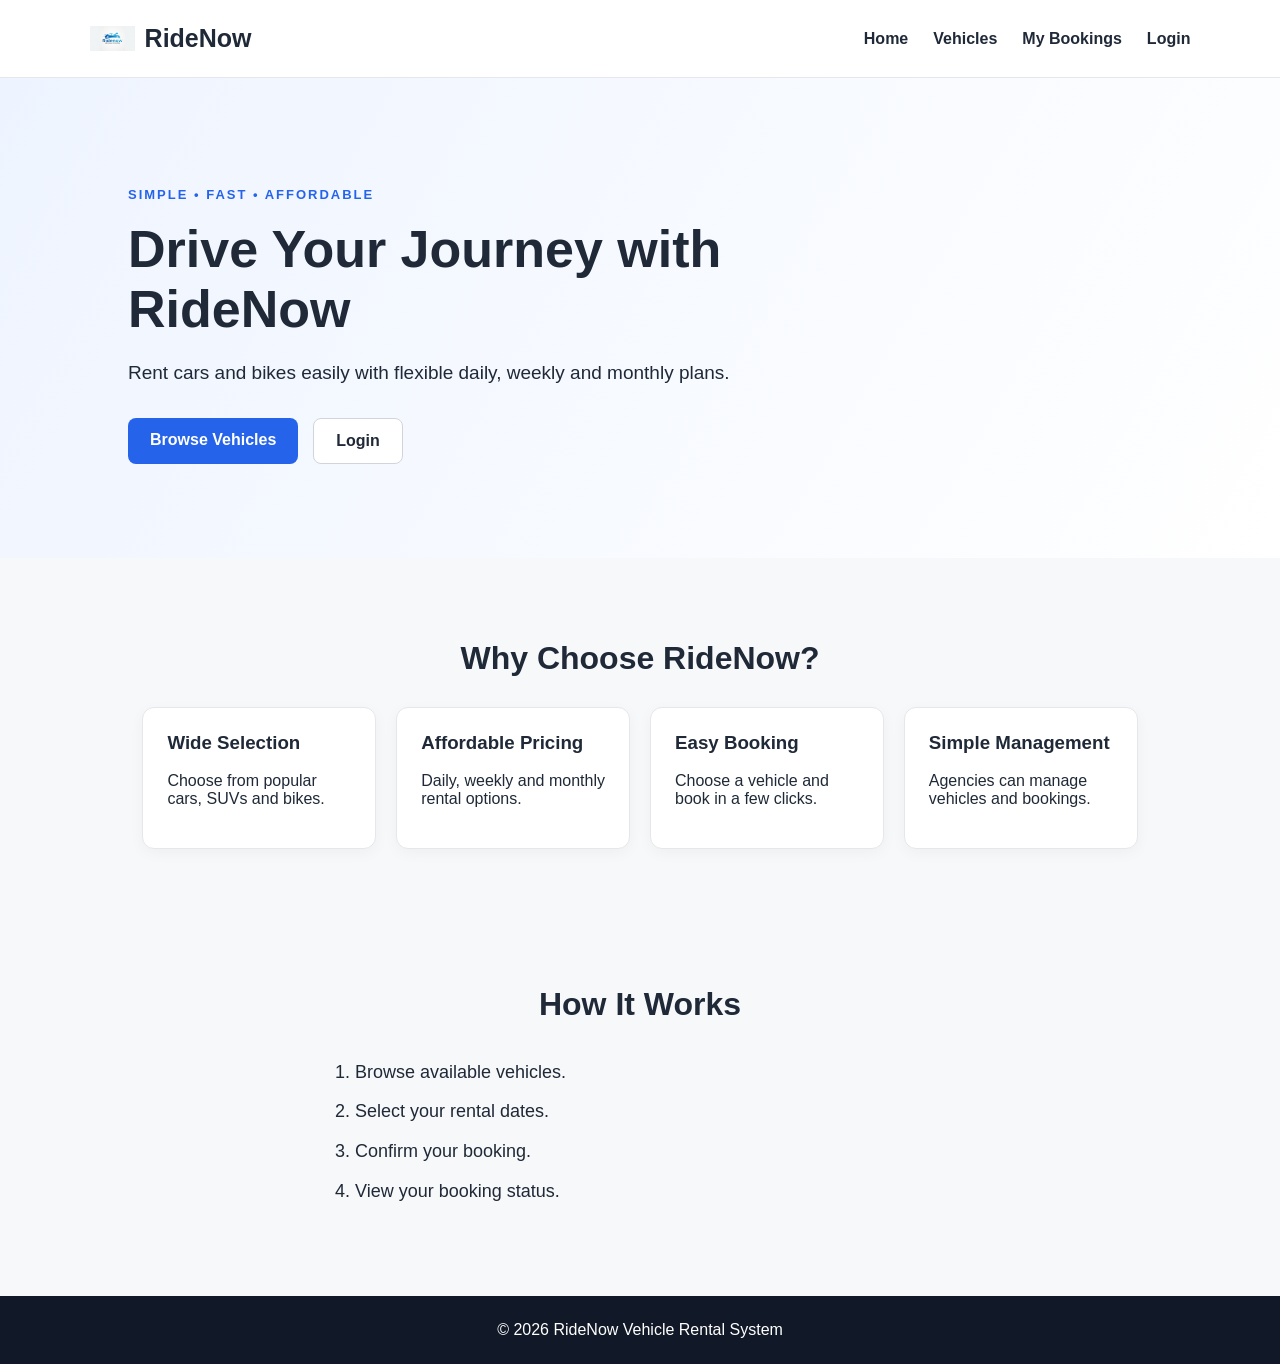
<file: VRS/index.html>
<!DOCTYPE html>
<html lang="en">

<head>
    <meta charset="UTF-8">
    <meta name="viewport" content="width=device-width, initial-scale=1.0">

    <title>RideNow - Vehicle Rental System</title>

    <link rel="stylesheet" href="css/style.css">
</head>

<body>

    <header class="navbar">

        <div class="brand">
            <img
                src="assets/images/logo.png"
                alt="RideNow Logo"
            >
            <span>RideNow</span>
        </div>

        <nav>
            <a href="index.html">Home</a>
            <a href="pages/vehicles.html">Vehicles</a>
            <a href="pages/bookings.html">My Bookings</a>
            <a href="pages/login.html">Login</a>
        </nav>

    </header>


    <main>

        <section class="hero">

            <div>

                <p class="eyebrow">
                    SIMPLE • FAST • AFFORDABLE
                </p>

                <h1>
                    Drive Your Journey with RideNow
                </h1>

                <p>
                    Rent cars and bikes easily with flexible
                    daily, weekly and monthly plans.
                </p>


                <div class="buttons">

                    <a
                        class="btn primary"
                        href="pages/vehicles.html"
                    >
                        Browse Vehicles
                    </a>

                    <a
                        class="btn secondary"
                        href="pages/login.html"
                    >
                        Login
                    </a>

                </div>

            </div>

        </section>


        <section class="section">

            <h2>Why Choose RideNow?</h2>

            <div class="cards">

                <div class="card">
                    <h3>Wide Selection</h3>
                    <p>
                        Choose from popular cars, SUVs and bikes.
                    </p>
                </div>


                <div class="card">
                    <h3>Affordable Pricing</h3>
                    <p>
                        Daily, weekly and monthly rental options.
                    </p>
                </div>


                <div class="card">
                    <h3>Easy Booking</h3>
                    <p>
                        Choose a vehicle and book in a few clicks.
                    </p>
                </div>


                <div class="card">
                    <h3>Simple Management</h3>
                    <p>
                        Agencies can manage vehicles and bookings.
                    </p>
                </div>

            </div>

        </section>


        <section class="section how">

            <h2>How It Works</h2>

            <ol>
                <li>Browse available vehicles.</li>
                <li>Select your rental dates.</li>
                <li>Confirm your booking.</li>
                <li>View your booking status.</li>
            </ol>

        </section>

    </main>


    <footer>
        © 2026 RideNow Vehicle Rental System
    </footer>

</body>

</html>
</file>
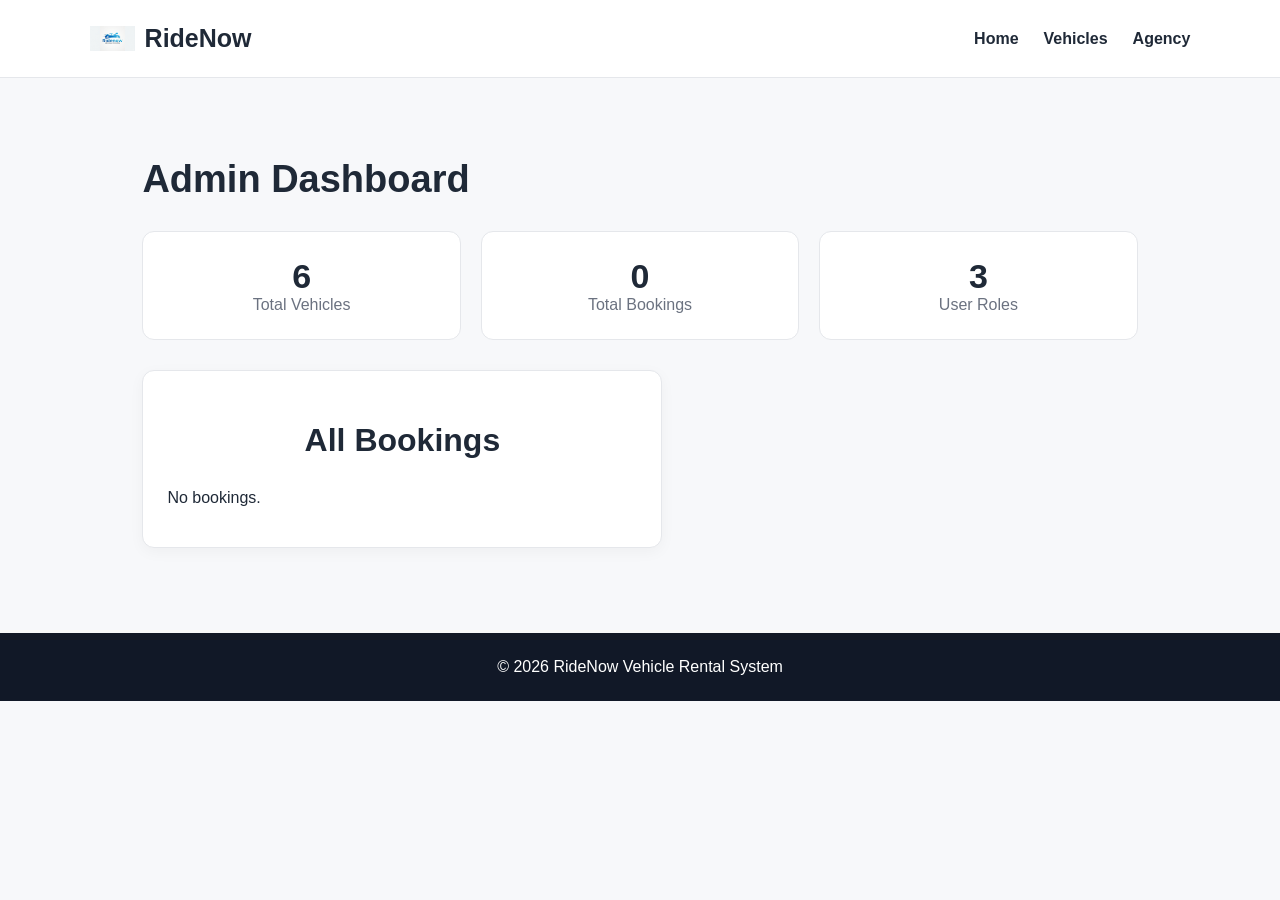
<file: VRS/pages/admin.html>
<!DOCTYPE html>
<html lang="en">

<head>
    <meta charset="UTF-8">
    <meta name="viewport" content="width=device-width, initial-scale=1.0">

    <title>Admin Dashboard - RideNow</title>

    <link rel="stylesheet" href="../css/style.css">
</head>

<body>

    <header class="navbar">

        <div class="brand">
            <img src="../assets/images/logo.png" alt="RideNow Logo">
            <span>RideNow</span>
        </div>

        <nav>
            <a href="../index.html">Home</a>
            <a href="vehicles.html">Vehicles</a>
            <a href="agency.html">Agency</a>
        </nav>

    </header>


    <main class="section">

        <h1>Admin Dashboard</h1>

        <div class="stats">

            <div class="stat">
                <strong id="adminVehicles">0</strong>
                <span>Total Vehicles</span>
            </div>

            <div class="stat">
                <strong id="adminBookings">0</strong>
                <span>Total Bookings</span>
            </div>

            <div class="stat">
                <strong>3</strong>
                <span>User Roles</span>
            </div>

        </div>


        <div class="form-card">

            <h2>All Bookings</h2>

            <div id="adminBookingList"></div>

        </div>

    </main>


    <footer>
        © 2026 RideNow Vehicle Rental System
    </footer>


    <script src="../js/app.js"></script>

</body>

</html>
</file>
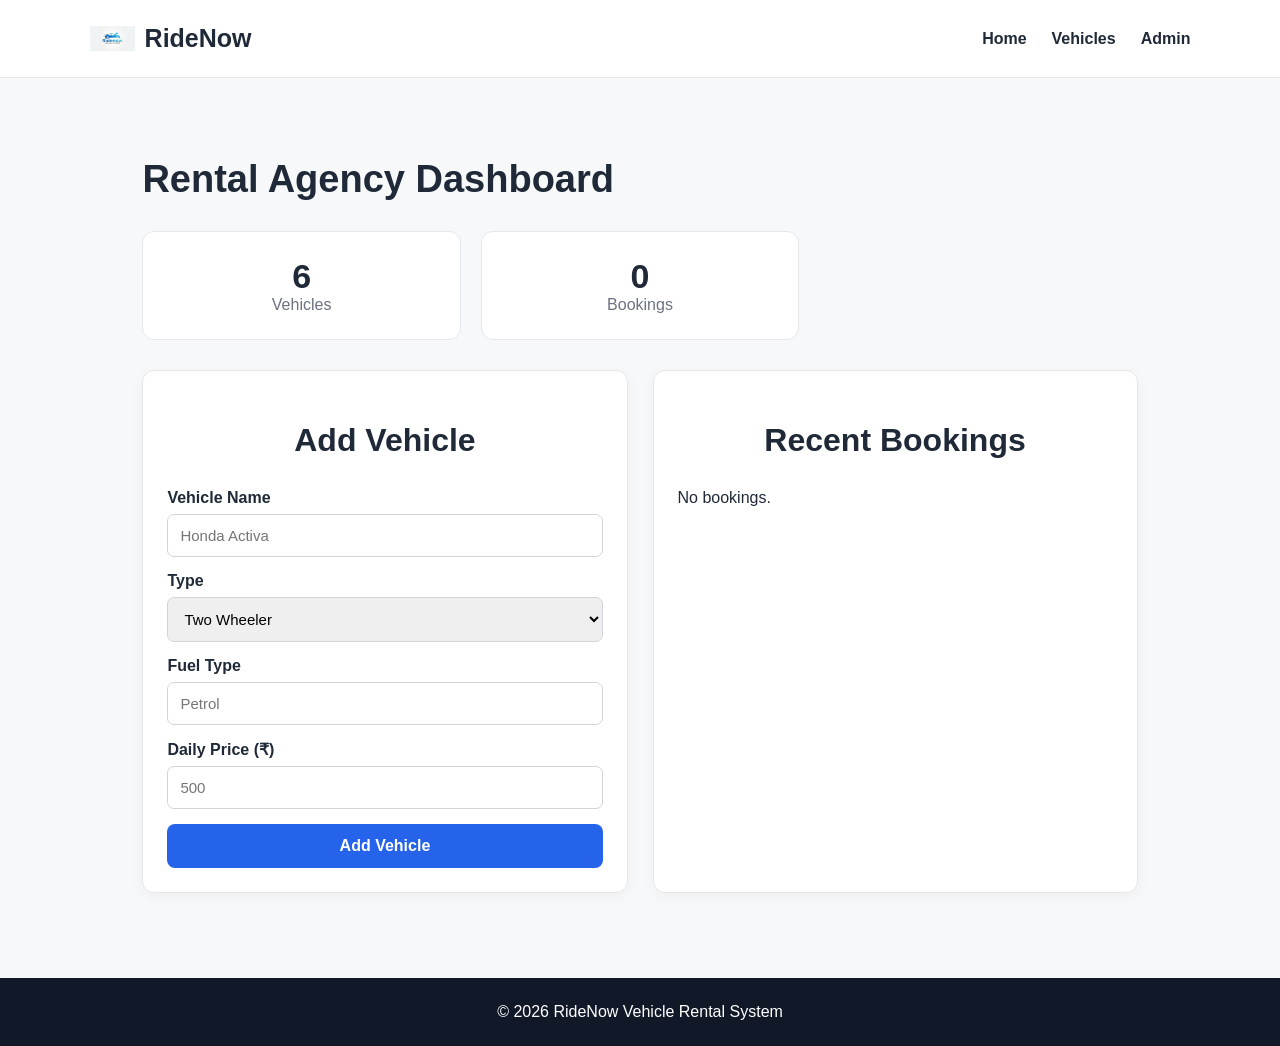
<file: VRS/pages/agency.html>
<!DOCTYPE html>
<html lang="en">

<head>
    <meta charset="UTF-8">
    <meta name="viewport" content="width=device-width, initial-scale=1.0">

    <title>Agency Dashboard - RideNow</title>

    <link rel="stylesheet" href="../css/style.css">
</head>

<body>

    <header class="navbar">

        <div class="brand">
            <img src="../assets/images/logo.png" alt="RideNow Logo">
            <span>RideNow</span>
        </div>

        <nav>
            <a href="../index.html">Home</a>
            <a href="vehicles.html">Vehicles</a>
            <a href="admin.html">Admin</a>
        </nav>

    </header>


    <main class="section">

        <h1>Rental Agency Dashboard</h1>


        <div class="stats">

            <div class="stat">
                <strong id="vehicleCount">0</strong>
                <span>Vehicles</span>
            </div>

            <div class="stat">
                <strong id="bookingCount">0</strong>
                <span>Bookings</span>
            </div>

        </div>


        <div class="dashboard-grid">

            <div class="form-card">

                <h2>Add Vehicle</h2>

                <form id="vehicleForm">

                    <label>
                        Vehicle Name
                        <input
                            id="vName"
                            type="text"
                            required
                            placeholder="Honda Activa"
                        >
                    </label>


                    <label>
                        Type

                        <select id="vType">
                            <option value="2W">
                                Two Wheeler
                            </option>

                            <option value="4W">
                                Four Wheeler
                            </option>
                        </select>
                    </label>


                    <label>
                        Fuel Type

                        <input
                            id="vFuel"
                            type="text"
                            required
                            placeholder="Petrol"
                        >
                    </label>


                    <label>
                        Daily Price (₹)

                        <input
                            id="vPrice"
                            type="number"
                            required
                            min="1"
                            placeholder="500"
                        >
                    </label>


                    <button
                        type="submit"
                        class="btn primary full"
                    >
                        Add Vehicle
                    </button>

                </form>

            </div>


            <div class="form-card">

                <h2>Recent Bookings</h2>

                <div id="agencyBookings"></div>

            </div>

        </div>

    </main>


    <footer>
        © 2026 RideNow Vehicle Rental System
    </footer>


    <script src="../js/app.js"></script>

</body>

</html>
</file>
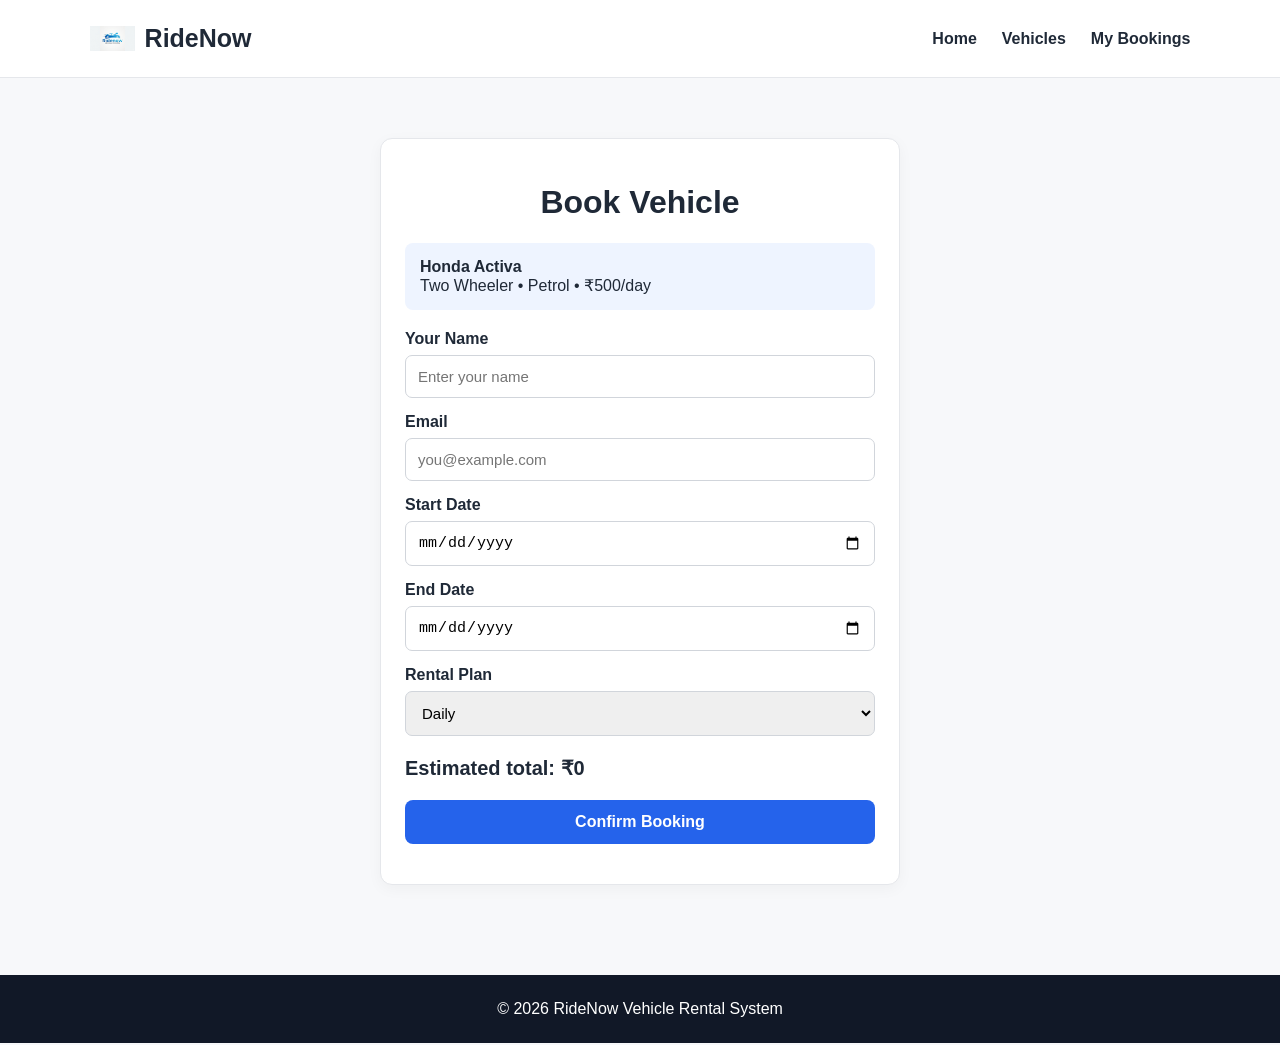
<file: VRS/pages/booking.html>
<!DOCTYPE html>
<html lang="en">

<head>
    <meta charset="UTF-8">
    <meta name="viewport" content="width=device-width, initial-scale=1.0">

    <title>Book Vehicle - RideNow</title>

    <link rel="stylesheet" href="../css/style.css">
</head>

<body>

    <header class="navbar">

        <div class="brand">
            <img src="../assets/images/logo.png" alt="RideNow Logo">
            <span>RideNow</span>
        </div>

        <nav>
            <a href="../index.html">Home</a>
            <a href="vehicles.html">Vehicles</a>
            <a href="bookings.html">My Bookings</a>
        </nav>

    </header>


    <main class="form-page">

        <div class="form-card">

            <h1>Book Vehicle</h1>


            <div id="selectedVehicle" class="selected"></div>


            <form id="bookingForm">

                <label>
                    Your Name
                    <input
                        id="customerName"
                        type="text"
                        required
                        placeholder="Enter your name"
                    >
                </label>


                <label>
                    Email
                    <input
                        id="email"
                        type="email"
                        required
                        placeholder="you@example.com"
                    >
                </label>


                <label>
                    Start Date
                    <input
                        id="startDate"
                        type="date"
                        required
                    >
                </label>


                <label>
                    End Date
                    <input
                        id="endDate"
                        type="date"
                        required
                    >
                </label>


                <label>
                    Rental Plan

                    <select id="plan">
                        <option value="daily">Daily</option>
                        <option value="weekly">Weekly</option>
                        <option value="monthly">Monthly</option>
                    </select>
                </label>


                <div id="total" class="total">
                    Estimated total: ₹0
                </div>


                <button
                    class="btn primary full"
                    type="submit"
                >
                    Confirm Booking
                </button>

            </form>


            <p id="message"></p>

        </div>

    </main>


    <footer>
        © 2026 RideNow Vehicle Rental System
    </footer>


    <script src="../js/app.js"></script>

</body>

</html>
</file>
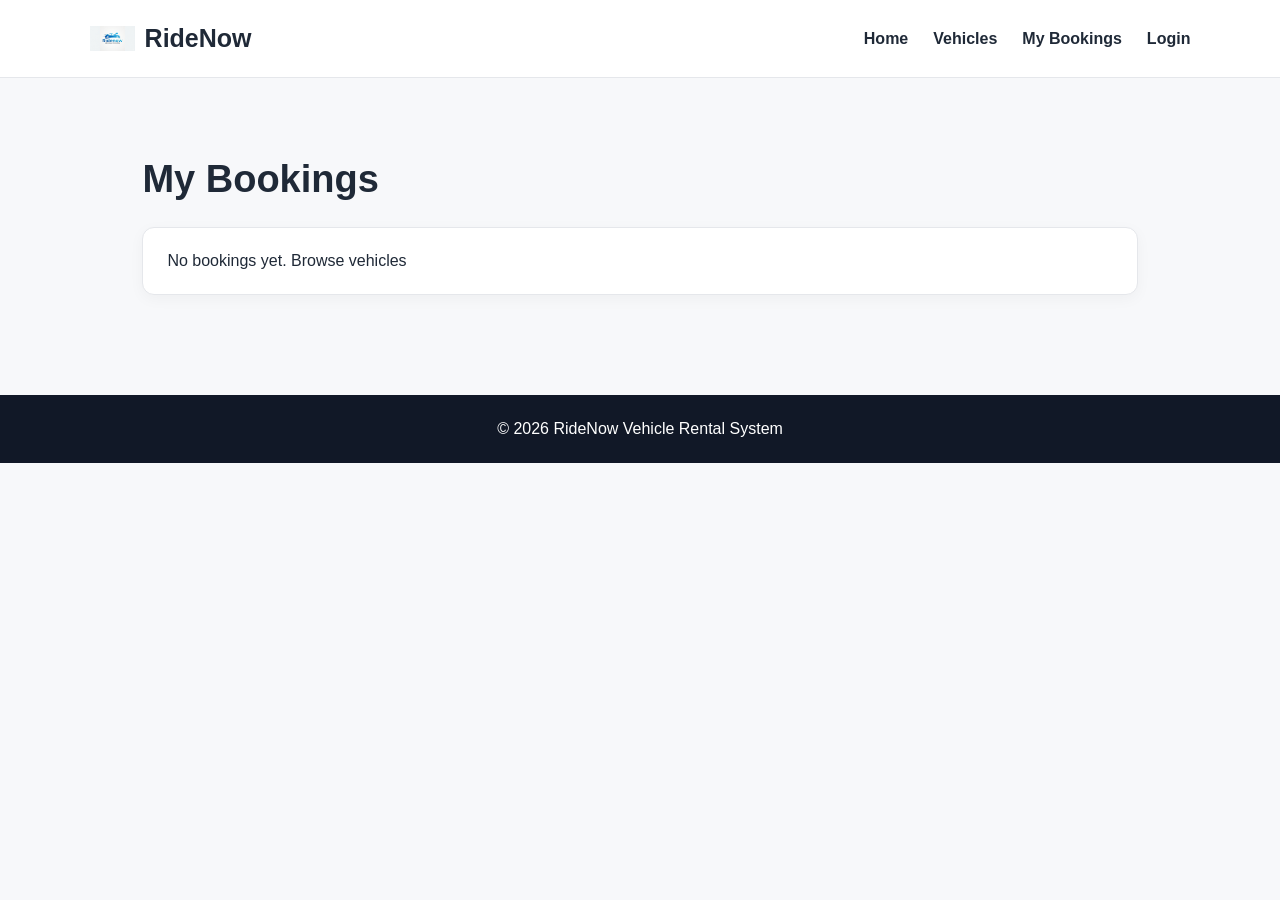
<file: VRS/pages/bookings.html>
<!DOCTYPE html>
<html lang="en">

<head>
    <meta charset="UTF-8">
    <meta name="viewport" content="width=device-width, initial-scale=1.0">

    <title>My Bookings - RideNow</title>

    <link rel="stylesheet" href="../css/style.css">
</head>

<body>

    <header class="navbar">

        <div class="brand">
            <img src="../assets/images/logo.png" alt="RideNow Logo">
            <span>RideNow</span>
        </div>

        <nav>
            <a href="../index.html">Home</a>
            <a href="vehicles.html">Vehicles</a>
            <a href="bookings.html">My Bookings</a>
            <a href="login.html">Login</a>
        </nav>

    </header>


    <main class="section">

        <h1>My Bookings</h1>

        <div id="bookingList"></div>

    </main>


    <footer>
        © 2026 RideNow Vehicle Rental System
    </footer>


    <script src="../js/app.js"></script>

</body>

</html>
</file>
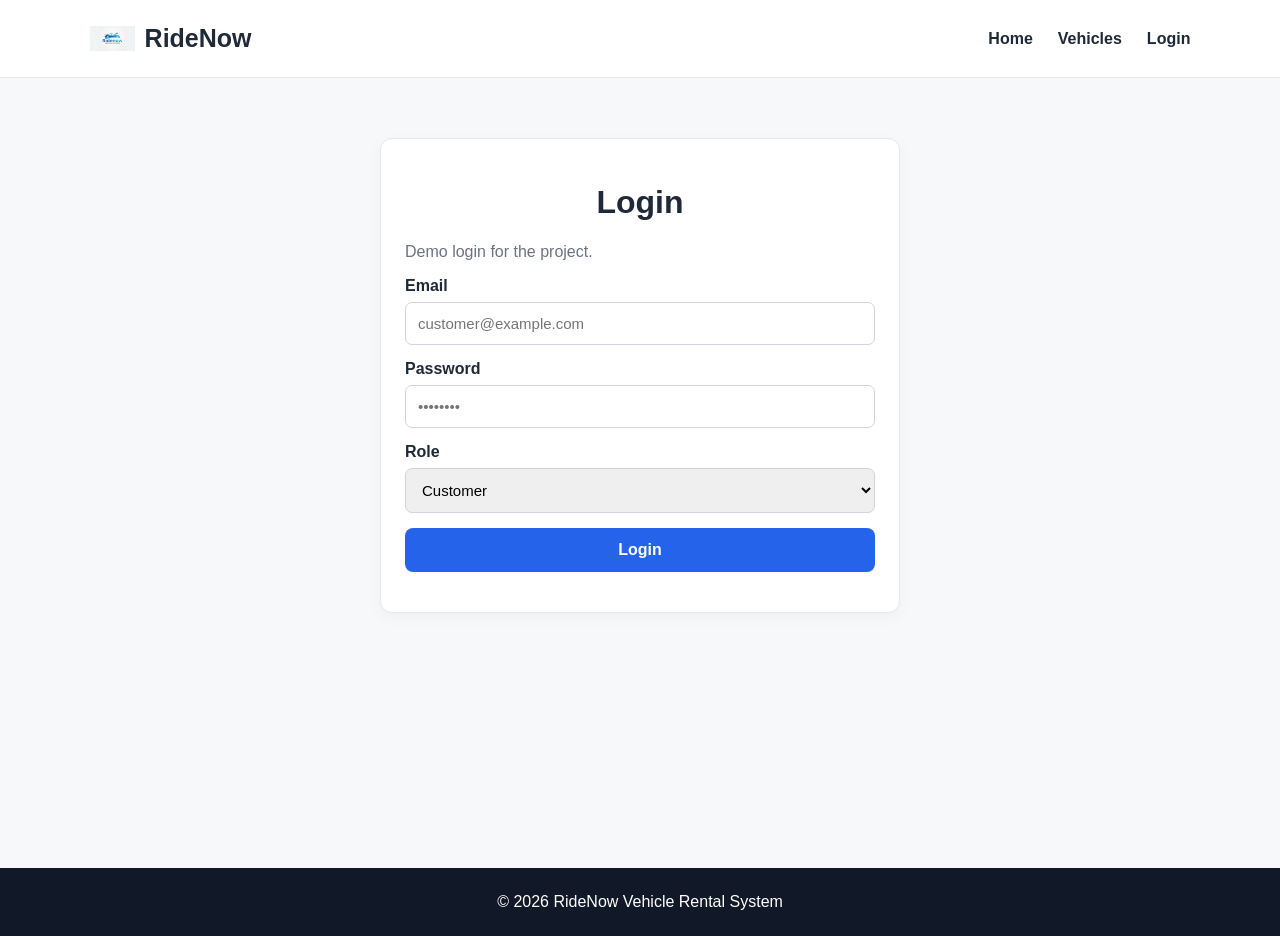
<file: VRS/pages/login.html>
<!DOCTYPE html>
<html lang="en">

<head>
    <meta charset="UTF-8">
    <meta name="viewport" content="width=device-width, initial-scale=1.0">

    <title>Login - RideNow</title>

    <link rel="stylesheet" href="../css/style.css">
</head>

<body>

    <header class="navbar">

        <div class="brand">
            <img src="../assets/images/logo.png" alt="RideNow Logo">
            <span>RideNow</span>
        </div>

        <nav>
            <a href="../index.html">Home</a>
            <a href="vehicles.html">Vehicles</a>
            <a href="login.html">Login</a>
        </nav>

    </header>


    <main class="form-page">

        <div class="form-card">

            <h1>Login</h1>

            <p class="muted">
                Demo login for the project.
            </p>


            <form id="loginForm">

                <label>
                    Email

                    <input
                        type="email"
                        required
                        placeholder="customer@example.com"
                    >
                </label>


                <label>
                    Password

                    <input
                        type="password"
                        required
                        placeholder="••••••••"
                    >
                </label>


                <label>
                    Role

                    <select id="role">
                        <option value="customer">
                            Customer
                        </option>

                        <option value="agency">
                            Rental Agency
                        </option>

                        <option value="admin">
                            Admin
                        </option>
                    </select>
                </label>


                <button
                    class="btn primary full"
                    type="submit"
                >
                    Login
                </button>

            </form>


            <p id="loginMessage"></p>

        </div>

    </main>


    <footer>
        © 2026 RideNow Vehicle Rental System
    </footer>


    <script src="../js/app.js"></script>

</body>

</html>
</file>
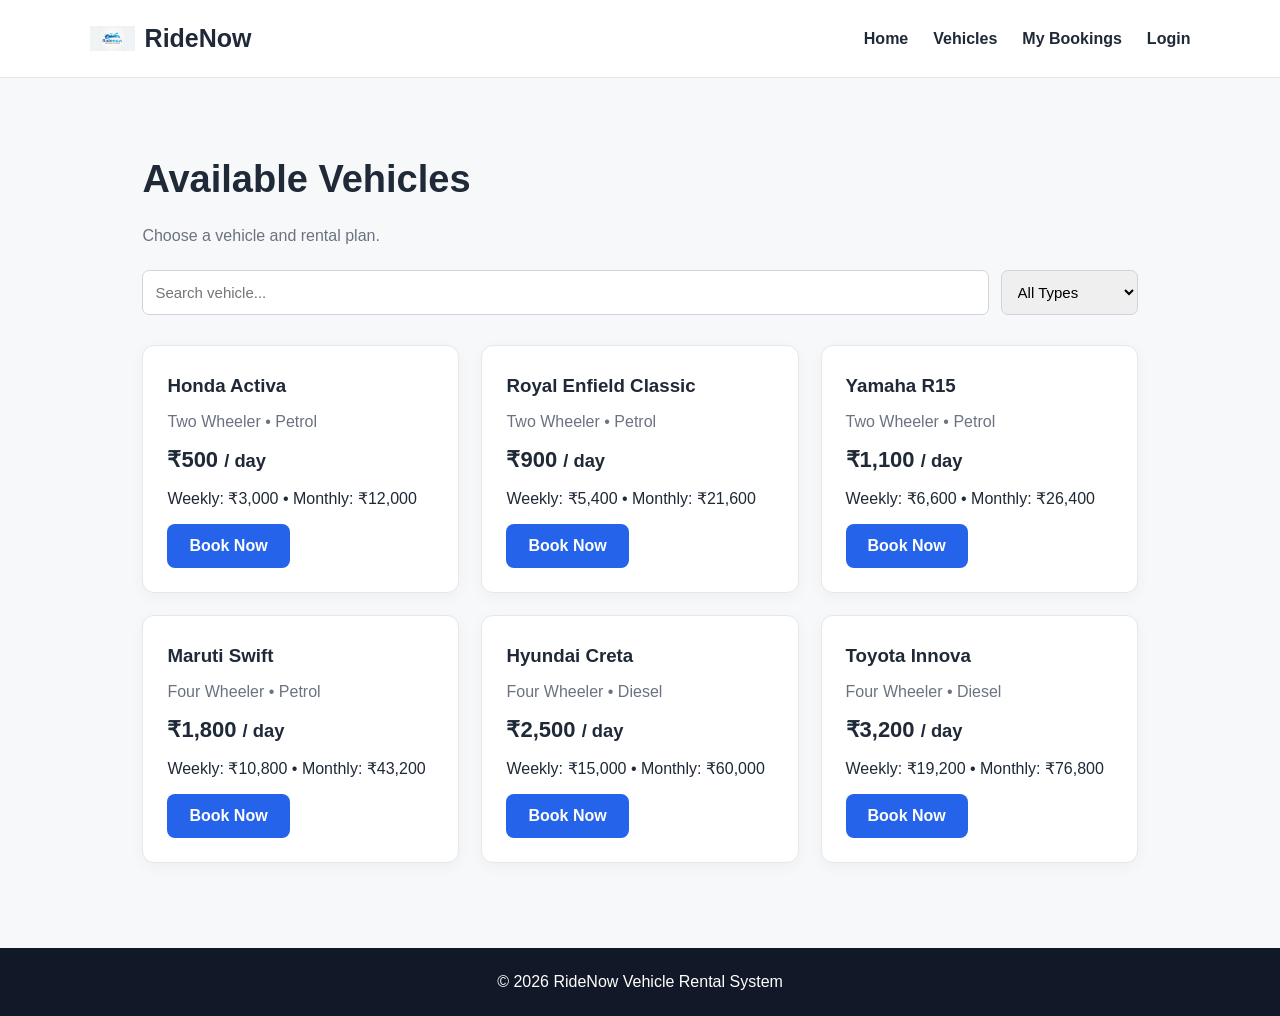
<file: VRS/pages/vehicles.html>
<!DOCTYPE html>
<html lang="en">

<head>
    <meta charset="UTF-8">
    <meta name="viewport" content="width=device-width, initial-scale=1.0">

    <title>Vehicles - RideNow</title>

    <link rel="stylesheet" href="../css/style.css">
</head>

<body>

    <header class="navbar">

        <div class="brand">
            <img src="../assets/images/logo.png" alt="RideNow Logo">
            <span>RideNow</span>
        </div>

        <nav>
            <a href="../index.html">Home</a>
            <a href="vehicles.html">Vehicles</a>
            <a href="bookings.html">My Bookings</a>
            <a href="login.html">Login</a>
        </nav>

    </header>


    <main class="section">

        <h1>Available Vehicles</h1>

        <p class="muted">
            Choose a vehicle and rental plan.
        </p>


        <div class="filters">

            <input
                id="search"
                type="text"
                placeholder="Search vehicle..."
            >

            <select id="type">

                <option value="all">
                    All Types
                </option>

                <option value="2W">
                    Two Wheeler
                </option>

                <option value="4W">
                    Four Wheeler
                </option>

            </select>

        </div>


        <div
            id="vehicleList"
            class="vehicle-grid"
        ></div>

    </main>


    <footer>
        © 2026 RideNow Vehicle Rental System
    </footer>


    <script src="../js/app.js"></script>

</body>

</html>
</file>
<file: VRS/css/style.css>
* {
    box-sizing: border-box;
}

body {
    margin: 0;
    font-family: Arial, Helvetica, sans-serif;
    color: #1f2937;
    background: #f7f8fa;
}

a {
    text-decoration: none;
    color: inherit;
}


/* Navigation bar */

.navbar {
    height: 78px;
    background: #fff;
    border-bottom: 1px solid #e5e7eb;

    display: flex;
    align-items: center;
    justify-content: space-between;

    padding: 0 7%;

    position: sticky;
    top: 0;
    z-index: 5;
}

.brand {
    display: flex;
    align-items: center;
    gap: 10px;

    font-size: 25px;
    font-weight: 800;
}

.brand img {
    width: 45px;
    height: 45px;
    object-fit: contain;
}

.navbar nav {
    display: flex;
    gap: 25px;
    font-weight: 600;
}

.navbar nav a:hover {
    color: #2563eb;
}


/* Home page */

.hero {
    min-height: 480px;

    background: linear-gradient(
        120deg,
        #eef4ff,
        #ffffff
    );

    display: flex;
    align-items: center;

    padding: 70px 10%;
}

.hero h1 {
    font-size: 52px;
    max-width: 700px;
    margin: 10px 0;
}

.hero p {
    font-size: 19px;
    line-height: 1.6;
    max-width: 650px;
}

.eyebrow {
    font-size: 13px !important;
    font-weight: 700;
    letter-spacing: 2px;
    color: #2563eb;
}

.buttons {
    display: flex;
    gap: 15px;
    margin-top: 30px;
}


/* Buttons */

.btn {
    display: inline-block;

    border: 0;
    border-radius: 8px;

    padding: 13px 22px;

    font-size: 16px;
    font-weight: 700;

    cursor: pointer;
}

.primary {
    background: #2563eb;
    color: white;
}

.secondary {
    background: white;
    border: 1px solid #d1d5db;
}

.full {
    width: 100%;
}


/* Sections */

.section {
    padding: 55px 8%;
    max-width: 1200px;
    margin: auto;
}

.section h1 {
    font-size: 38px;
}

.section h2 {
    text-align: center;
    font-size: 32px;
    margin-bottom: 30px;
}


/* Feature cards */

.cards {
    display: grid;
    grid-template-columns: repeat(4, 1fr);
    gap: 20px;
}

.card,
.form-card,
.vehicle-card,
.booking-card {
    background: #fff;
    border: 1px solid #e5e7eb;
    border-radius: 12px;
    padding: 24px;

    box-shadow: 0 4px 15px rgba(0, 0, 0, 0.04);
}

.card h3 {
    margin-top: 0;
}


/* How it works */

.how ol {
    max-width: 650px;
    margin: auto;

    line-height: 2.2;
    font-size: 18px;
}


/* Vehicle section */

.vehicle-grid {
    display: grid;
    grid-template-columns: repeat(3, 1fr);
    gap: 22px;

    margin-top: 30px;
}

.vehicle-card h3 {
    margin: 5px 0 10px;
}

.price {
    font-size: 22px;
    font-weight: 800;
    margin: 12px 0;
}

.muted {
    color: #6b7280;
}


/* Search and filters */

.filters {
    display: flex;
    gap: 12px;
    margin: 25px 0;
}

.filters input,
.filters select {
    padding: 12px;

    border: 1px solid #d1d5db;
    border-radius: 7px;

    font-size: 15px;
}

.filters input {
    flex: 1;
}


/* Forms */

.form-page {
    min-height: calc(100vh - 140px);

    display: flex;
    justify-content: center;
    align-items: flex-start;

    padding: 60px 20px;
}

.form-card {
    width: 100%;
    max-width: 520px;
}

.form-card h1 {
    text-align: center;
}

.form-card label {
    display: block;
    font-weight: 700;
    margin: 15px 0;
}

.form-card input,
.form-card select {
    display: block;

    width: 100%;

    padding: 12px;
    margin-top: 7px;

    border: 1px solid #d1d5db;
    border-radius: 7px;

    font-size: 15px;
}


/* Booking */

.selected {
    padding: 15px;

    background: #eef4ff;
    border-radius: 8px;

    margin-bottom: 20px;
}

.total {
    font-size: 20px;
    font-weight: 800;
    margin: 20px 0;
}

.success {
    color: #15803d;
    font-weight: 700;
}

.error {
    color: #b91c1c;
    font-weight: 700;
}

.booking-card {
    margin: 15px 0;
}

.status {
    display: inline-block;

    padding: 5px 10px;

    border-radius: 20px;

    background: #fff7ed;
    color: #c2410c;

    font-size: 13px;
    font-weight: 700;
}


/* Dashboard */

.stats {
    display: grid;
    grid-template-columns: repeat(3, 1fr);
    gap: 20px;

    margin: 30px 0;
}

.stat {
    background: #fff;

    border: 1px solid #e5e7eb;
    border-radius: 12px;

    padding: 25px;

    text-align: center;
}

.stat strong {
    display: block;
    font-size: 34px;
}

.stat span {
    color: #6b7280;
}

.dashboard-grid {
    display: grid;
    grid-template-columns: 1fr 1fr;
    gap: 25px;
}


/* Footer */

footer {
    text-align: center;

    padding: 25px;

    background: #111827;
    color: #fff;

    margin-top: 30px;
}


/* Mobile responsive design */

@media (max-width: 800px) {

    .navbar {
        padding: 0 20px;
    }

    .navbar nav {
        gap: 10px;
        font-size: 13px;
    }

    .hero h1 {
        font-size: 38px;
    }

    .cards,
    .vehicle-grid,
    .dashboard-grid,
    .stats {
        grid-template-columns: 1fr;
    }

    .hero {
        padding: 50px 7%;
    }

    .section {
        padding: 40px 6%;
    }
}
</file>
